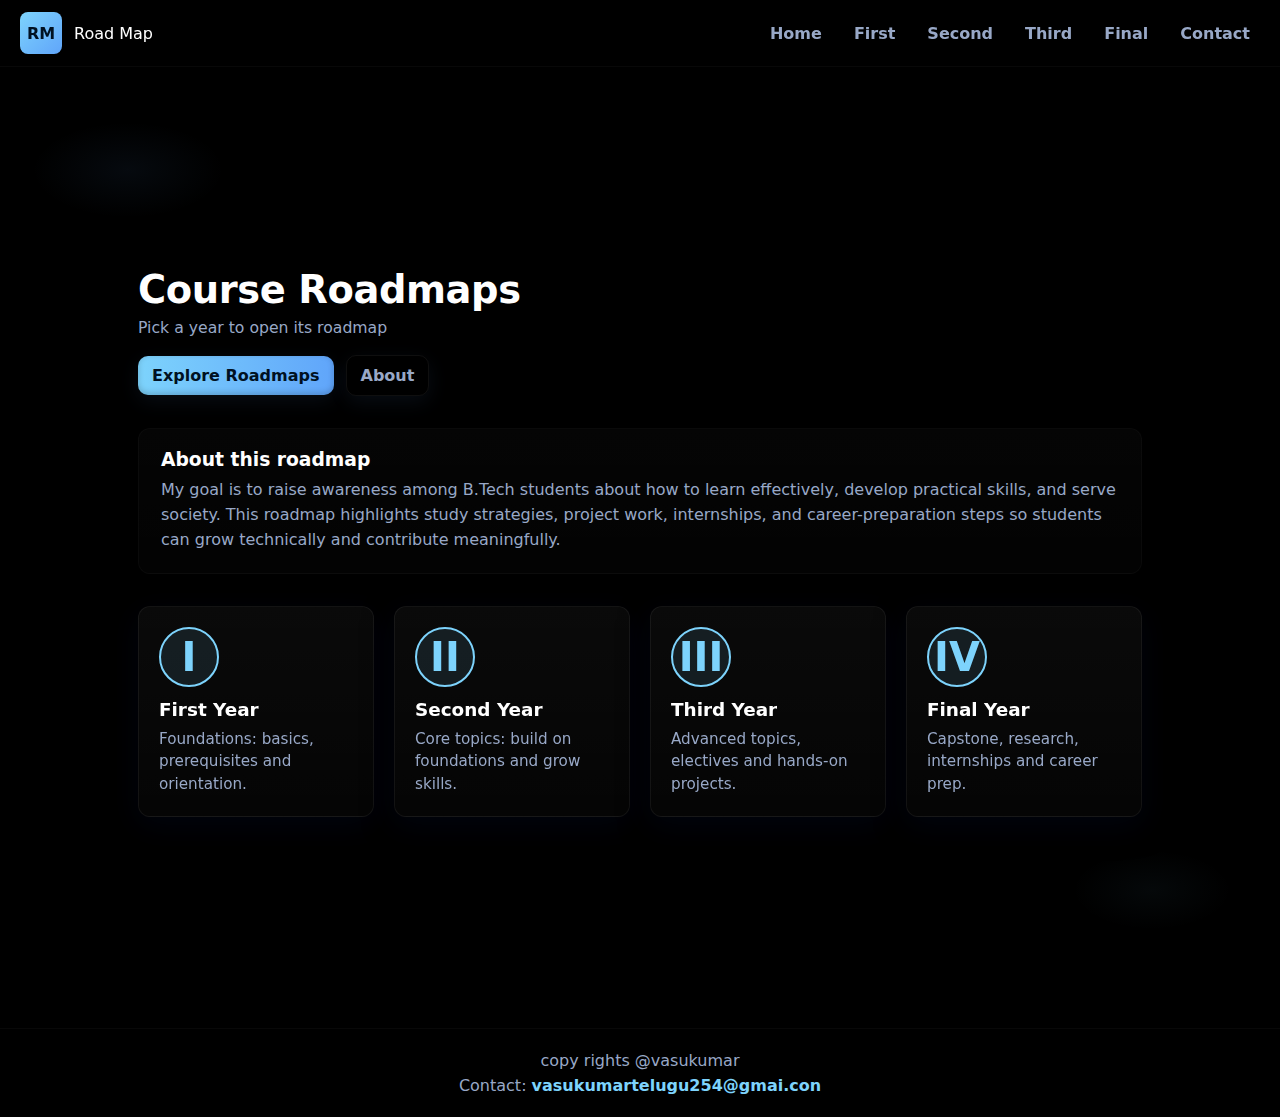
<file: index.html>
<!DOCTYPE html>
<html lang="en">
  <head>
    <meta charset="utf-8" />
    <meta name="viewport" content="width=device-width, initial-scale=1" />
    <title>Road Map</title>
    <link rel="stylesheet" href="style.css" />
  </head>
  <body>
    <nav class="site-nav" aria-label="Main navigation">
      <a class="brand" href="index.html">
        <span class="logo" aria-hidden="true">RM</span>
        <span class="brand-name">Road Map</span>
      </a>
      <button
        class="hamburger"
        aria-label="Toggle navigation menu"
        aria-expanded="false"
      >
        <span class="hamburger-line"></span>
        <span class="hamburger-line"></span>
        <span class="hamburger-line"></span>
      </button>
      <div class="nav-links" role="navigation">
        <a href="index.html">Home</a>
        <a href="firstyear.html">First</a>
        <a href="Secondyear.html">Second</a>
        <a href="thirdyear.html">Third</a>
        <a href="finalyear.html">Final</a>
        <a href="contact.html">Contact</a>
      </div>
    </nav>

    <main class="hero">
      <div class="overlay">
        <header class="site-header">
          <h1>Course Roadmaps</h1>
          <p class="subtitle">Pick a year to open its roadmap</p>
          <div class="cta-row">
            <a class="btn" href="#roadmaps">Explore Roadmaps</a>
            <a class="btn secondary" href="#about">About</a>
          </div>
        </header>

        <!-- About section: visible, full-width panel inside centered overlay -->
        <section id="about" class="about">
          <div class="about-panel">
            <h3>About this roadmap</h3>
            <p>
              My goal is to raise awareness among B.Tech students about how to
              learn effectively, develop practical skills, and serve society.
              This roadmap highlights study strategies, project work,
              internships, and career-preparation steps so students can grow
              technically and contribute meaningfully.
            </p>
          </div>
        </section>

        <section
          id="roadmaps"
          class="roadmap-grid"
          aria-label="Yearly roadmaps"
        >
          <a class="card" href="firstyear.html">
            <div class="icon roman-numeral" aria-hidden="true">I</div>
            <h2>First Year</h2>
            <p>Foundations: basics, prerequisites and orientation.</p>
          </a>

          <a class="card" href="Secondyear.html">
            <div class="icon roman-numeral" aria-hidden="true">II</div>
            <h2>Second Year</h2>
            <p>Core topics: build on foundations and grow skills.</p>
          </a>

          <a class="card" href="thirdyear.html">
            <div class="icon roman-numeral" aria-hidden="true">III</div>
            <h2>Third Year</h2>
            <p>Advanced topics, electives and hands-on projects.</p>
          </a>

          <a class="card" href="finalyear.html">
            <div class="icon roman-numeral" aria-hidden="true">IV</div>
            <h2>Final Year</h2>
            <p>Capstone, research, internships and career prep.</p>
          </a>
        </section>
      </div>
    </main>
    <footer class="site-footer" role="contentinfo">
      <div class="footer-inner">
        <div>copy rights @vasukumar</div>
        <div>
          Contact:
          <a href="mailto:vasukumartelugu254@gmai.con"
            >vasukumartelugu254@gmai.con</a
          >
        </div>
      </div>
    </footer>

    <script>
      // Hamburger menu toggle
      const hamburger = document.querySelector(".hamburger");
      const navLinks = document.querySelector(".nav-links");

      hamburger.addEventListener("click", () => {
        navLinks.classList.toggle("nav-open");
        hamburger.setAttribute(
          "aria-expanded",
          hamburger.getAttribute("aria-expanded") === "true" ? "false" : "true"
        );
      });

      // Close menu when clicking outside
      document.addEventListener("click", (e) => {
        if (!hamburger.contains(e.target) && !navLinks.contains(e.target)) {
          navLinks.classList.remove("nav-open");
          hamburger.setAttribute("aria-expanded", "false");
        }
      });

      // Close menu on escape key
      document.addEventListener("keydown", (e) => {
        if (e.key === "Escape" && navLinks.classList.contains("nav-open")) {
          navLinks.classList.remove("nav-open");
          hamburger.setAttribute("aria-expanded", "false");
        }
      });
    </script>
  </body>
</html>
</file>
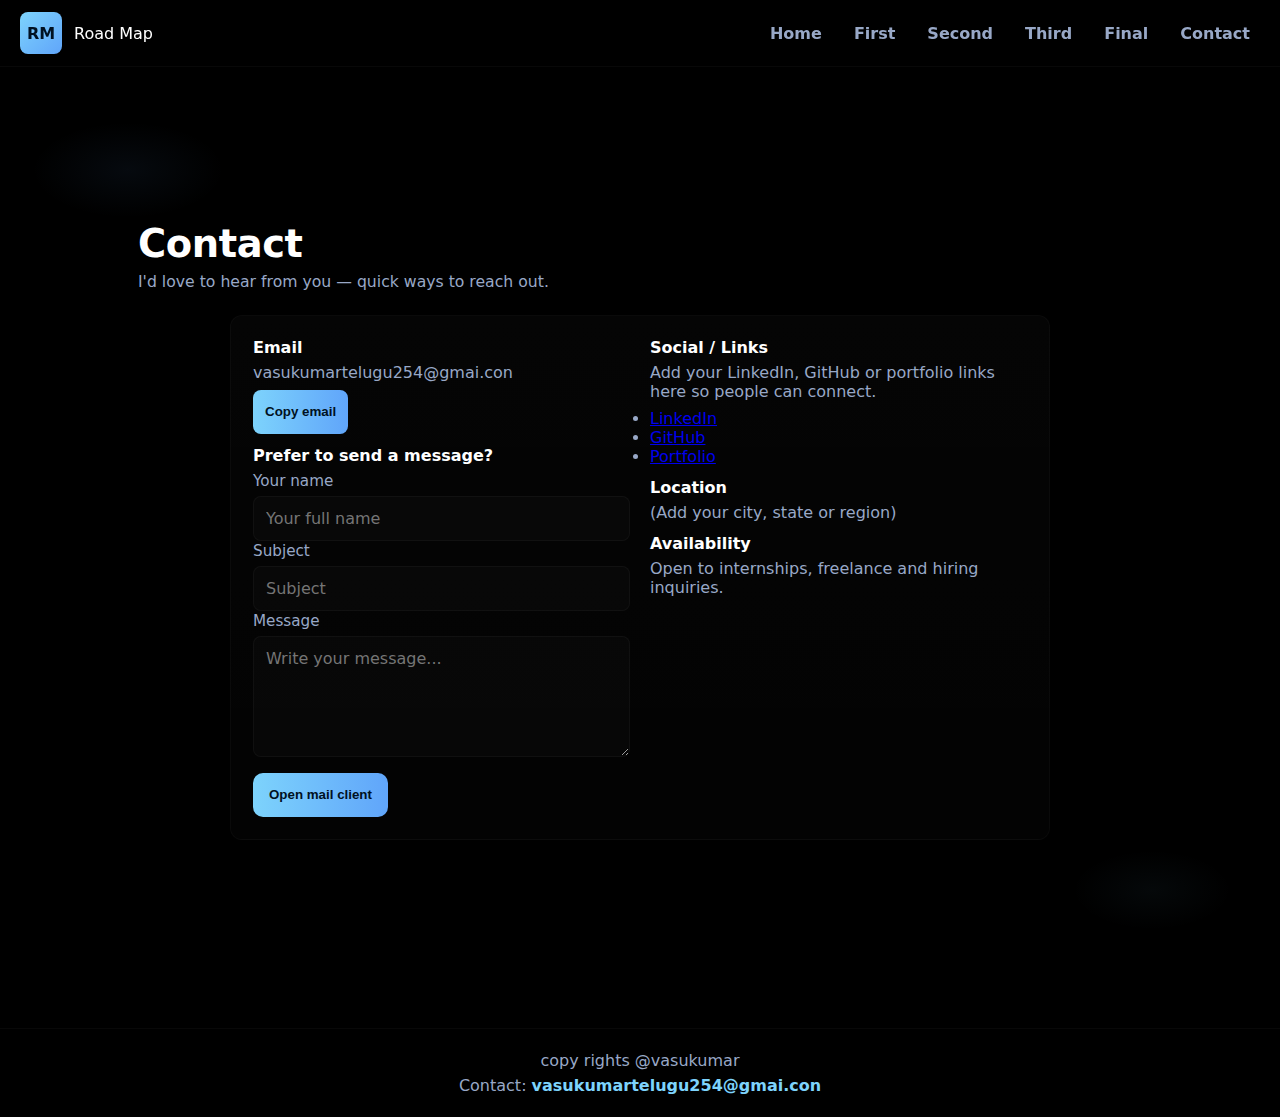
<file: contact.html>
<!DOCTYPE html>
<html lang="en">
  <head>
    <meta charset="utf-8" />
    <meta name="viewport" content="width=device-width, initial-scale=1" />
    <title>Contact — Road Map</title>
    <link rel="stylesheet" href="style.css" />
  </head>
  <body>
    <nav class="site-nav" aria-label="Main navigation">
      <a class="brand" href="index.html">
        <span class="logo" aria-hidden="true">RM</span>
        <span class="brand-name">Road Map</span>
      </a>
      <button
        class="hamburger"
        aria-label="Toggle navigation menu"
        aria-expanded="false"
      >
        <span class="hamburger-line"></span>
        <span class="hamburger-line"></span>
        <span class="hamburger-line"></span>
      </button>
      <div class="nav-links" role="navigation">
        <a href="index.html">Home</a>
        <a href="firstyear.html">First</a>
        <a href="Secondyear.html">Second</a>
        <a href="thirdyear.html">Third</a>
        <a href="finalyear.html">Final</a>
        <a href="contact.html">Contact</a>
      </div>
    </nav>

    <main class="hero">
      <div class="overlay">
        <header class="site-header">
          <h1>Contact</h1>
          <p class="subtitle">
            I'd love to hear from you — quick ways to reach out.
          </p>
        </header>

        <section class="contact-card" aria-label="Contact details">
          <div class="contact-grid">
            <div class="contact-item">
              <h4>Email</h4>
              <p id="email">vasukumartelugu254@gmai.con</p>
              <button class="copy-btn" id="copyEmail">Copy email</button>

              <h4 style="margin-top: 12px">Prefer to send a message?</h4>
              <form class="contact-form" id="contactForm">
                <label for="name">Your name</label>
                <input id="name" name="name" placeholder="Your full name" />

                <label for="subject">Subject</label>
                <input id="subject" name="subject" placeholder="Subject" />

                <label for="message">Message</label>
                <textarea
                  id="message"
                  name="message"
                  rows="5"
                  placeholder="Write your message..."
                ></textarea>

                <button type="submit">Open mail client</button>
              </form>
            </div>

            <div class="contact-item">
              <h4>Social / Links</h4>
              <p style="color: var(--muted)">
                Add your LinkedIn, GitHub or portfolio links here so people can
                connect.
              </p>
              <ul style="color: var(--muted); margin-top: 8px">
                <li>
                  <a
                    href="https://www.linkedin.com/"
                    target="_blank"
                    rel="noopener noreferrer"
                    aria-label="LinkedIn"
                    >LinkedIn</a
                  >
                </li>
                <li>
                  <a
                    href="https://github.com/"
                    target="_blank"
                    rel="noopener noreferrer"
                    aria-label="GitHub"
                    >GitHub</a
                  >
                </li>
                <li>
                  <a
                    href="https://your-portfolio.example.com/"
                    target="_blank"
                    rel="noopener noreferrer"
                    aria-label="Portfolio"
                    >Portfolio</a
                  >
                </li>
              </ul>

              <h4 style="margin-top: 12px">Location</h4>
              <p style="color: var(--muted)">
                (Add your city, state or region)
              </p>

              <h4 style="margin-top: 12px">Availability</h4>
              <p style="color: var(--muted)">
                Open to internships, freelance and hiring inquiries.
              </p>
            </div>
          </div>
        </section>
      </div>
    </main>

    <footer class="site-footer" role="contentinfo">
      <div class="footer-inner">
        <div>copy rights @vasukumar</div>
        <div>
          Contact:
          <a href="mailto:vasukumartelugu254@gmai.con"
            >vasukumartelugu254@gmai.con</a
          >
        </div>
      </div>
    </footer>

    <script>
      // Hamburger menu toggle
      const hamburger = document.querySelector(".hamburger");
      const navLinks = document.querySelector(".nav-links");

      hamburger.addEventListener("click", () => {
        navLinks.classList.toggle("nav-open");
        hamburger.setAttribute(
          "aria-expanded",
          hamburger.getAttribute("aria-expanded") === "true" ? "false" : "true"
        );
      });

      // Close menu when clicking outside
      document.addEventListener("click", (e) => {
        if (!hamburger.contains(e.target) && !navLinks.contains(e.target)) {
          navLinks.classList.remove("nav-open");
          hamburger.setAttribute("aria-expanded", "false");
        }
      });

      // Close menu on escape key
      document.addEventListener("keydown", (e) => {
        if (e.key === "Escape" && navLinks.classList.contains("nav-open")) {
          navLinks.classList.remove("nav-open");
          hamburger.setAttribute("aria-expanded", "false");
        }
      });

      // Copy email to clipboard
      document
        .getElementById("copyEmail")
        .addEventListener("click", function () {
          const email = document.getElementById("email").textContent.trim();
          navigator.clipboard.writeText(email).then(() => {
            this.textContent = "Copied ✓";
            setTimeout(() => (this.textContent = "Copy email"), 1500);
          });
        });

      // Build mailto from form and open default mail client
      document
        .getElementById("contactForm")
        .addEventListener("submit", function (e) {
          e.preventDefault();
          const name = encodeURIComponent(
            document.getElementById("name").value || ""
          );
          const subject = encodeURIComponent(
            document.getElementById("subject").value || ""
          );
          const message = encodeURIComponent(
            document.getElementById("message").value || ""
          );
          const body =
            encodeURIComponent("Name: " + name + "\n\n") + "%0D%0A" + message;
          const mailto =
            "mailto:vasukumartelugu254@gmai.con?subject=" +
            subject +
            "&body=" +
            body;
          window.location.href = mailto;
        });
    </script>
  </body>
</html>
</file>
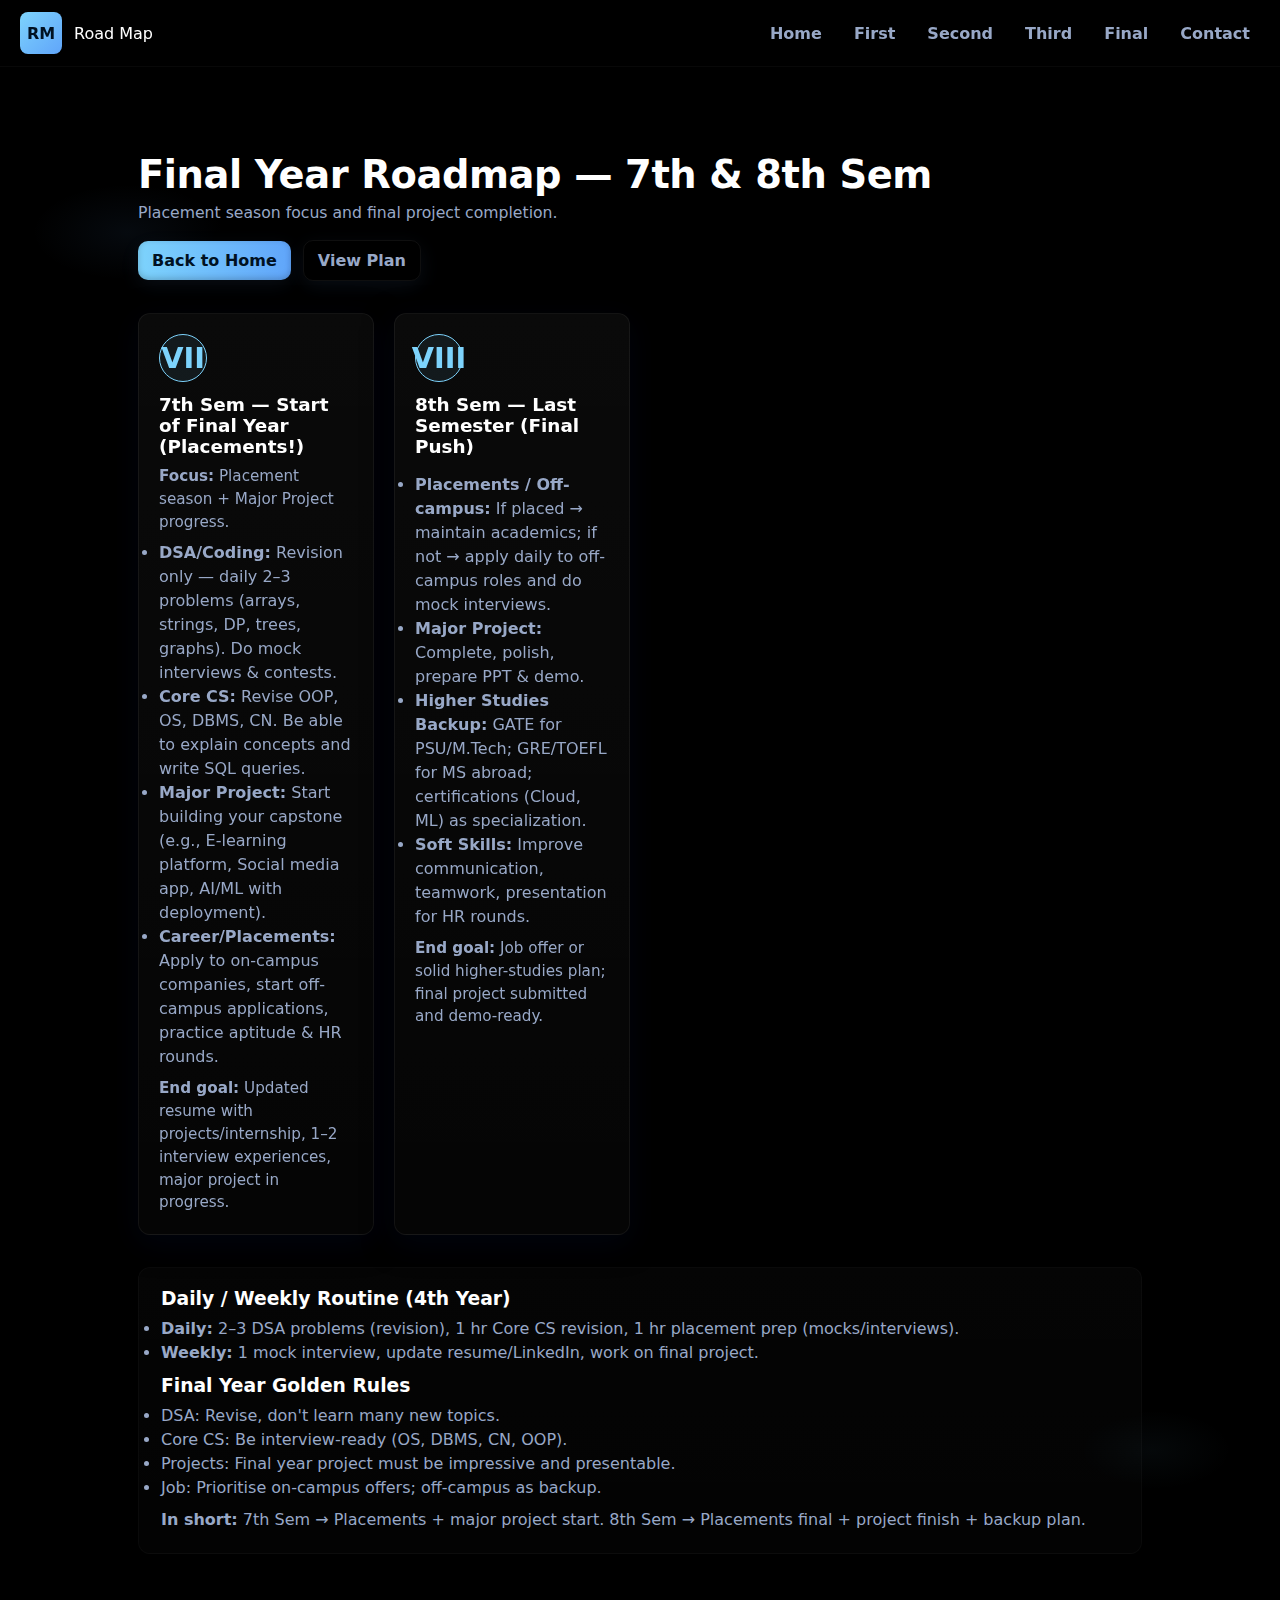
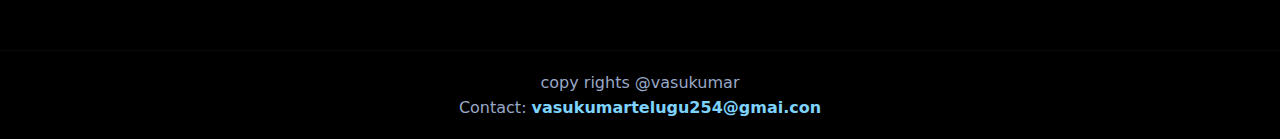
<file: finalyear.html>
<!DOCTYPE html>
<html lang="en">
  <head>
    <meta charset="utf-8" />
    <meta name="viewport" content="width=device-width, initial-scale=1" />
    <title>Final Year - 7th & 8th Sem Roadmap</title>
    <link rel="stylesheet" href="style.css" />
  </head>
  <body>
    <nav class="site-nav" aria-label="Main navigation">
      <a class="brand" href="index.html">
        <span class="logo" aria-hidden="true">RM</span>
        <span class="brand-name">Road Map</span>
      </a>
      <button
        class="hamburger"
        aria-label="Toggle navigation menu"
        aria-expanded="false"
      >
        <span class="hamburger-line"></span>
        <span class="hamburger-line"></span>
        <span class="hamburger-line"></span>
      </button>
      <div class="nav-links" role="navigation">
        <a href="index.html">Home</a>
        <a href="firstyear.html">First</a>
        <a href="Secondyear.html">Second</a>
        <a href="thirdyear.html">Third</a>
        <a href="finalyear.html">Final</a>
        <a href="contact.html">Contact</a>
      </div>
    </nav>

    <main class="hero">
      <div class="overlay">
        <header class="site-header">
          <h1>Final Year Roadmap — 7th & 8th Sem</h1>
          <p class="subtitle">
            Placement season focus and final project completion.
          </p>
          <div class="cta-row">
            <a class="btn" href="index.html">Back to Home</a>
            <a class="btn secondary" href="#plan">View Plan</a>
          </div>
        </header>

        <section
          id="plan"
          class="roadmap-grid"
          aria-label="7th and 8th semester roadmap"
        >
          <article class="card" id="sem7">
            <div class="icon roman-numeral" aria-hidden="true">VII</div>
            <h2>7th Sem — Start of Final Year (Placements!)</h2>
            <p>
              <strong>Focus:</strong> Placement season + Major Project progress.
            </p>
            <ul style="margin-top: 8px; color: var(--muted); line-height: 1.5">
              <li>
                <strong>DSA/Coding:</strong> Revision only — daily 2–3 problems
                (arrays, strings, DP, trees, graphs). Do mock interviews &
                contests.
              </li>
              <li>
                <strong>Core CS:</strong> Revise OOP, OS, DBMS, CN. Be able to
                explain concepts and write SQL queries.
              </li>
              <li>
                <strong>Major Project:</strong> Start building your capstone
                (e.g., E-learning platform, Social media app, AI/ML with
                deployment).
              </li>
              <li>
                <strong>Career/Placements:</strong> Apply to on-campus
                companies, start off-campus applications, practice aptitude & HR
                rounds.
              </li>
            </ul>
            <p style="margin-top: 8px; color: var(--muted)">
              <strong>End goal:</strong> Updated resume with
              projects/internship, 1–2 interview experiences, major project in
              progress.
            </p>
          </article>

          <article class="card" id="sem8">
            <div class="icon roman-numeral" aria-hidden="true">VIII</div>
            <h2>8th Sem — Last Semester (Final Push)</h2>
            <ul style="margin-top: 8px; color: var(--muted); line-height: 1.5">
              <li>
                <strong>Placements / Off-campus:</strong> If placed → maintain
                academics; if not → apply daily to off-campus roles and do mock
                interviews.
              </li>
              <li>
                <strong>Major Project:</strong> Complete, polish, prepare PPT &
                demo.
              </li>
              <li>
                <strong>Higher Studies Backup:</strong> GATE for PSU/M.Tech;
                GRE/TOEFL for MS abroad; certifications (Cloud, ML) as
                specialization.
              </li>
              <li>
                <strong>Soft Skills:</strong> Improve communication, teamwork,
                presentation for HR rounds.
              </li>
            </ul>
            <p style="margin-top: 8px; color: var(--muted)">
              <strong>End goal:</strong> Job offer or solid higher-studies plan;
              final project submitted and demo-ready.
            </p>
          </article>
        </section>

        <section class="about" id="routine">
          <div class="about-panel">
            <h3>Daily / Weekly Routine (4th Year)</h3>
            <ul style="margin-top: 8px; color: var(--muted); line-height: 1.5">
              <li>
                <strong>Daily:</strong> 2–3 DSA problems (revision), 1 hr Core
                CS revision, 1 hr placement prep (mocks/interviews).
              </li>
              <li>
                <strong>Weekly:</strong> 1 mock interview, update
                resume/LinkedIn, work on final project.
              </li>
            </ul>
            <h3 style="margin-top: 10px">Final Year Golden Rules</h3>
            <ul style="margin-top: 8px; color: var(--muted); line-height: 1.5">
              <li>DSA: Revise, don't learn many new topics.</li>
              <li>Core CS: Be interview-ready (OS, DBMS, CN, OOP).</li>
              <li>
                Projects: Final year project must be impressive and presentable.
              </li>
              <li>Job: Prioritise on-campus offers; off-campus as backup.</li>
            </ul>
            <p style="margin-top: 8px; color: var(--muted)">
              <strong>In short:</strong> 7th Sem → Placements + major project
              start. 8th Sem → Placements final + project finish + backup plan.
            </p>
          </div>
        </section>
      </div>
    </main>
    <footer class="site-footer" role="contentinfo">
      <div class="footer-inner">
        <div>copy rights @vasukumar</div>
        <div>
          Contact:
          <a href="mailto:vasukumartelugu254@gmai.con"
            >vasukumartelugu254@gmai.con</a
          >
        </div>
      </div>
    </footer>

    <script>
      // Hamburger menu toggle
      const hamburger = document.querySelector(".hamburger");
      const navLinks = document.querySelector(".nav-links");

      hamburger.addEventListener("click", () => {
        navLinks.classList.toggle("nav-open");
        hamburger.setAttribute(
          "aria-expanded",
          hamburger.getAttribute("aria-expanded") === "true" ? "false" : "true"
        );
      });

      // Close menu when clicking outside
      document.addEventListener("click", (e) => {
        if (!hamburger.contains(e.target) && !navLinks.contains(e.target)) {
          navLinks.classList.remove("nav-open");
          hamburger.setAttribute("aria-expanded", "false");
        }
      });

      // Close menu on escape key
      document.addEventListener("keydown", (e) => {
        if (e.key === "Escape" && navLinks.classList.contains("nav-open")) {
          navLinks.classList.remove("nav-open");
          hamburger.setAttribute("aria-expanded", "false");
        }
      });
    </script>
  </body>
</html>
</file>
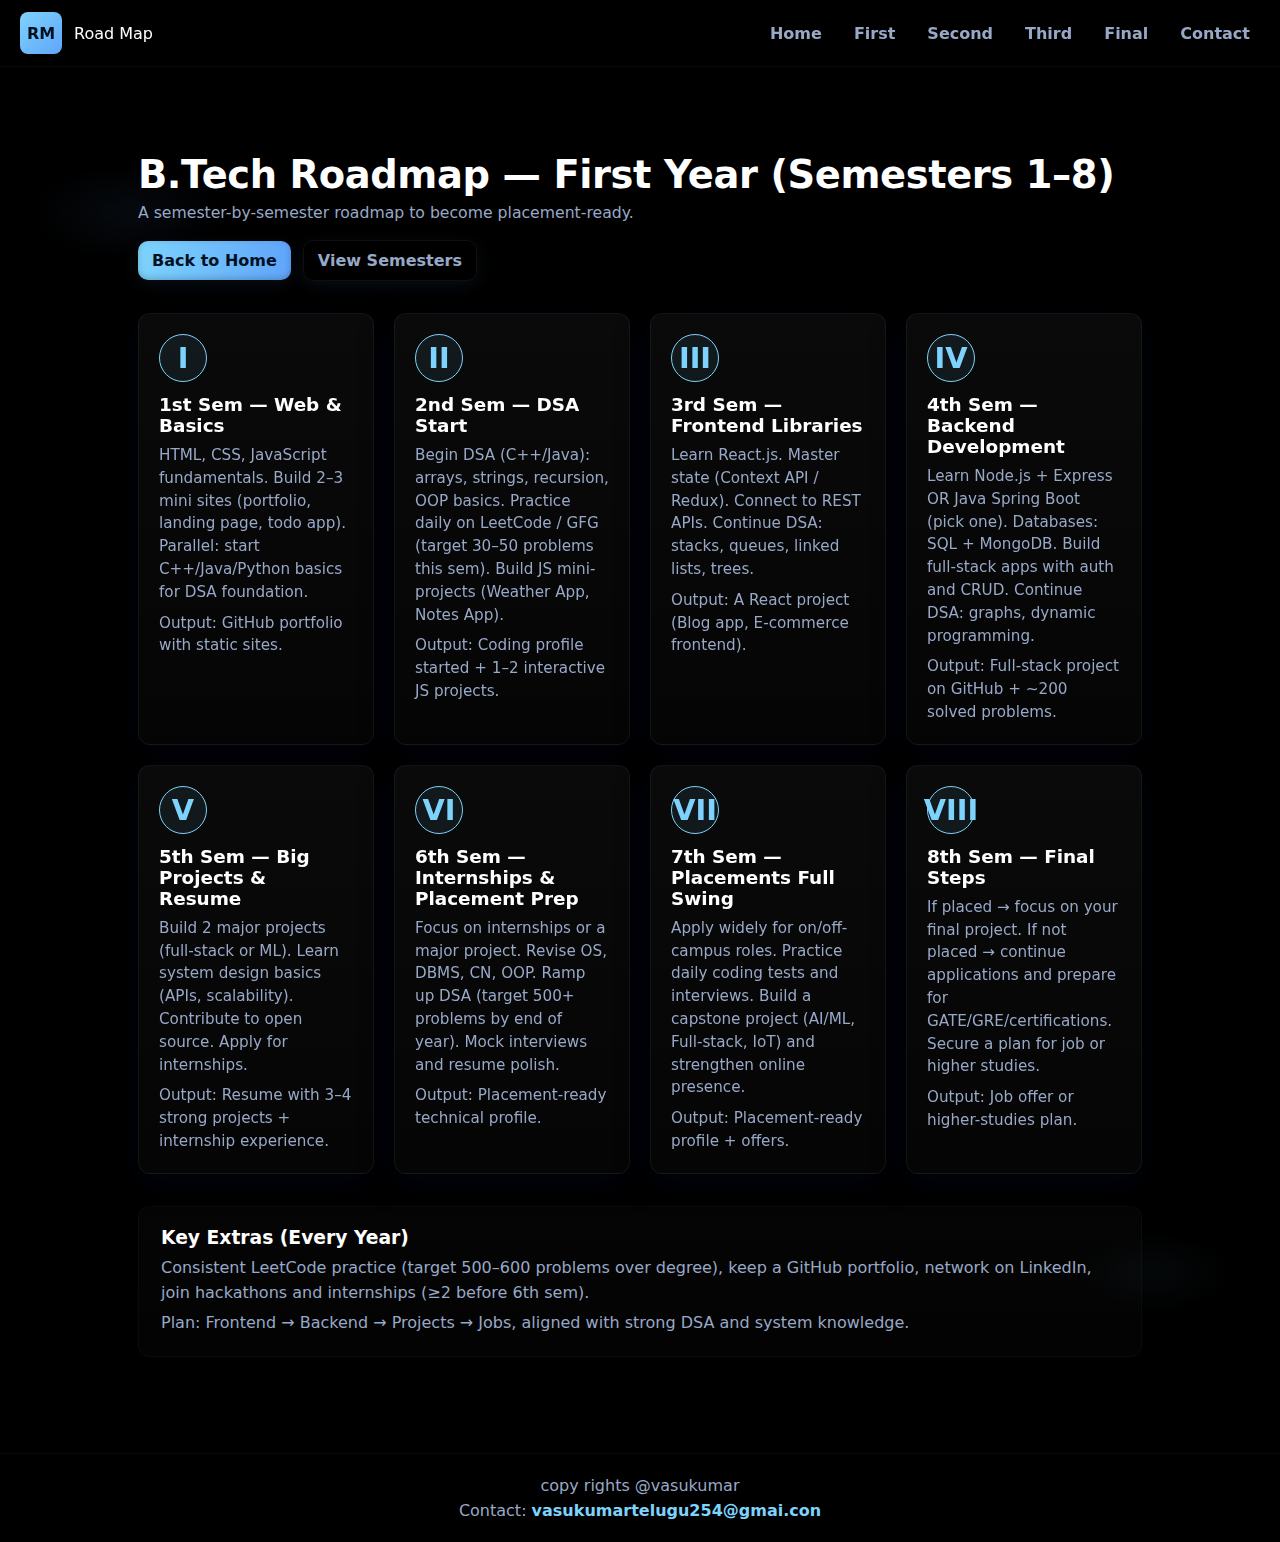
<file: firstyear.html>
<!DOCTYPE html>
<html lang="en">
  <head>
    <meta charset="utf-8" />
    <meta name="viewport" content="width=device-width, initial-scale=1" />
    <title>First Year - B.Tech Roadmap</title>
    <link rel="stylesheet" href="style.css" />
  </head>
  <body>
    <nav class="site-nav" aria-label="Main navigation">
      <a class="brand" href="index.html">
        <span class="logo" aria-hidden="true">RM</span>
        <span class="brand-name">Road Map</span>
      </a>
      <button
        class="hamburger"
        aria-label="Toggle navigation menu"
        aria-expanded="false"
      >
        <span class="hamburger-line"></span>
        <span class="hamburger-line"></span>
        <span class="hamburger-line"></span>
      </button>
      <div class="nav-links" role="navigation">
        <a href="index.html">Home</a>
        <a href="firstyear.html">First</a>
        <a href="Secondyear.html">Second</a>
        <a href="thirdyear.html">Third</a>
        <a href="finalyear.html">Final</a>
        <a href="contact.html">Contact</a>
      </div>
    </nav>

    <main class="hero">
      <div class="overlay">
        <header class="site-header">
          <h1>B.Tech Roadmap — First Year (Semesters 1–8)</h1>
          <p class="subtitle">
            A semester-by-semester roadmap to become placement-ready.
          </p>
          <div class="cta-row">
            <a class="btn" href="index.html">Back to Home</a>
            <a class="btn secondary" href="#semesters">View Semesters</a>
          </div>
        </header>

        <section
          id="semesters"
          class="roadmap-grid"
          aria-label="Semesters 1 to 8"
        >
          <article class="card" id="sem1">
            <div class="icon roman-numeral" aria-hidden="true">I</div>
            <h2>1st Sem — Web & Basics</h2>
            <p>
              HTML, CSS, JavaScript fundamentals. Build 2–3 mini sites
              (portfolio, landing page, todo app). Parallel: start
              C++/Java/Python basics for DSA foundation.
            </p>
            <p style="margin-top: 8px; color: var(--muted)">
              Output: GitHub portfolio with static sites.
            </p>
          </article>

          <article class="card" id="sem2">
            <div class="icon roman-numeral" aria-hidden="true">II</div>
            <h2>2nd Sem — DSA Start</h2>
            <p>
              Begin DSA (C++/Java): arrays, strings, recursion, OOP basics.
              Practice daily on LeetCode / GFG (target 30–50 problems this sem).
              Build JS mini-projects (Weather App, Notes App).
            </p>
            <p style="margin-top: 8px; color: var(--muted)">
              Output: Coding profile started + 1–2 interactive JS projects.
            </p>
          </article>

          <article class="card" id="sem3">
            <div class="icon roman-numeral" aria-hidden="true">III</div>
            <h2>3rd Sem — Frontend Libraries</h2>
            <p>
              Learn React.js. Master state (Context API / Redux). Connect to
              REST APIs. Continue DSA: stacks, queues, linked lists, trees.
            </p>
            <p style="margin-top: 8px; color: var(--muted)">
              Output: A React project (Blog app, E‑commerce frontend).
            </p>
          </article>

          <article class="card" id="sem4">
            <div class="icon roman-numeral" aria-hidden="true">IV</div>
            <h2>4th Sem — Backend Development</h2>
            <p>
              Learn Node.js + Express OR Java Spring Boot (pick one). Databases:
              SQL + MongoDB. Build full-stack apps with auth and CRUD. Continue
              DSA: graphs, dynamic programming.
            </p>
            <p style="margin-top: 8px; color: var(--muted)">
              Output: Full-stack project on GitHub + ~200 solved problems.
            </p>
          </article>

          <article class="card" id="sem5">
            <div class="icon roman-numeral" aria-hidden="true">V</div>
            <h2>5th Sem — Big Projects & Resume</h2>
            <p>
              Build 2 major projects (full-stack or ML). Learn system design
              basics (APIs, scalability). Contribute to open source. Apply for
              internships.
            </p>
            <p style="margin-top: 8px; color: var(--muted)">
              Output: Resume with 3–4 strong projects + internship experience.
            </p>
          </article>

          <article class="card" id="sem6">
            <div class="icon roman-numeral" aria-hidden="true">VI</div>
            <h2>6th Sem — Internships & Placement Prep</h2>
            <p>
              Focus on internships or a major project. Revise OS, DBMS, CN, OOP.
              Ramp up DSA (target 500+ problems by end of year). Mock interviews
              and resume polish.
            </p>
            <p style="margin-top: 8px; color: var(--muted)">
              Output: Placement-ready technical profile.
            </p>
          </article>

          <article class="card" id="sem7">
            <div class="icon roman-numeral" aria-hidden="true">VII</div>
            <h2>7th Sem — Placements Full Swing</h2>
            <p>
              Apply widely for on/off-campus roles. Practice daily coding tests
              and interviews. Build a capstone project (AI/ML, Full-stack, IoT)
              and strengthen online presence.
            </p>
            <p style="margin-top: 8px; color: var(--muted)">
              Output: Placement-ready profile + offers.
            </p>
          </article>

          <article class="card" id="sem8">
            <div class="icon roman-numeral" aria-hidden="true">VIII</div>
            <h2>8th Sem — Final Steps</h2>
            <p>
              If placed → focus on your final project. If not placed → continue
              applications and prepare for GATE/GRE/certifications. Secure a
              plan for job or higher studies.
            </p>
            <p style="margin-top: 8px; color: var(--muted)">
              Output: Job offer or higher-studies plan.
            </p>
          </article>
        </section>

        <section class="about" id="about">
          <div class="about-panel">
            <h3>Key Extras (Every Year)</h3>
            <p>
              Consistent LeetCode practice (target 500–600 problems over
              degree), keep a GitHub portfolio, network on LinkedIn, join
              hackathons and internships (≥2 before 6th sem).
            </p>
            <p style="margin-top: 6px; color: var(--muted)">
              Plan: Frontend → Backend → Projects → Jobs, aligned with strong
              DSA and system knowledge.
            </p>
          </div>
        </section>
      </div>
    </main>
    <footer class="site-footer" role="contentinfo">
      <div class="footer-inner">
        <div>copy rights @vasukumar</div>
        <div>
          Contact:
          <a href="mailto:vasukumartelugu254@gmai.con"
            >vasukumartelugu254@gmai.con</a
          >
        </div>
      </div>
    </footer>

    <script>
      // Hamburger menu toggle
      const hamburger = document.querySelector(".hamburger");
      const navLinks = document.querySelector(".nav-links");

      hamburger.addEventListener("click", () => {
        navLinks.classList.toggle("nav-open");
        hamburger.setAttribute(
          "aria-expanded",
          hamburger.getAttribute("aria-expanded") === "true" ? "false" : "true"
        );
      });

      // Close menu when clicking outside
      document.addEventListener("click", (e) => {
        if (!hamburger.contains(e.target) && !navLinks.contains(e.target)) {
          navLinks.classList.remove("nav-open");
          hamburger.setAttribute("aria-expanded", "false");
        }
      });

      // Close menu on escape key
      document.addEventListener("keydown", (e) => {
        if (e.key === "Escape" && navLinks.classList.contains("nav-open")) {
          navLinks.classList.remove("nav-open");
          hamburger.setAttribute("aria-expanded", "false");
        }
      });
    </script>
  </body>
</html>
</file>
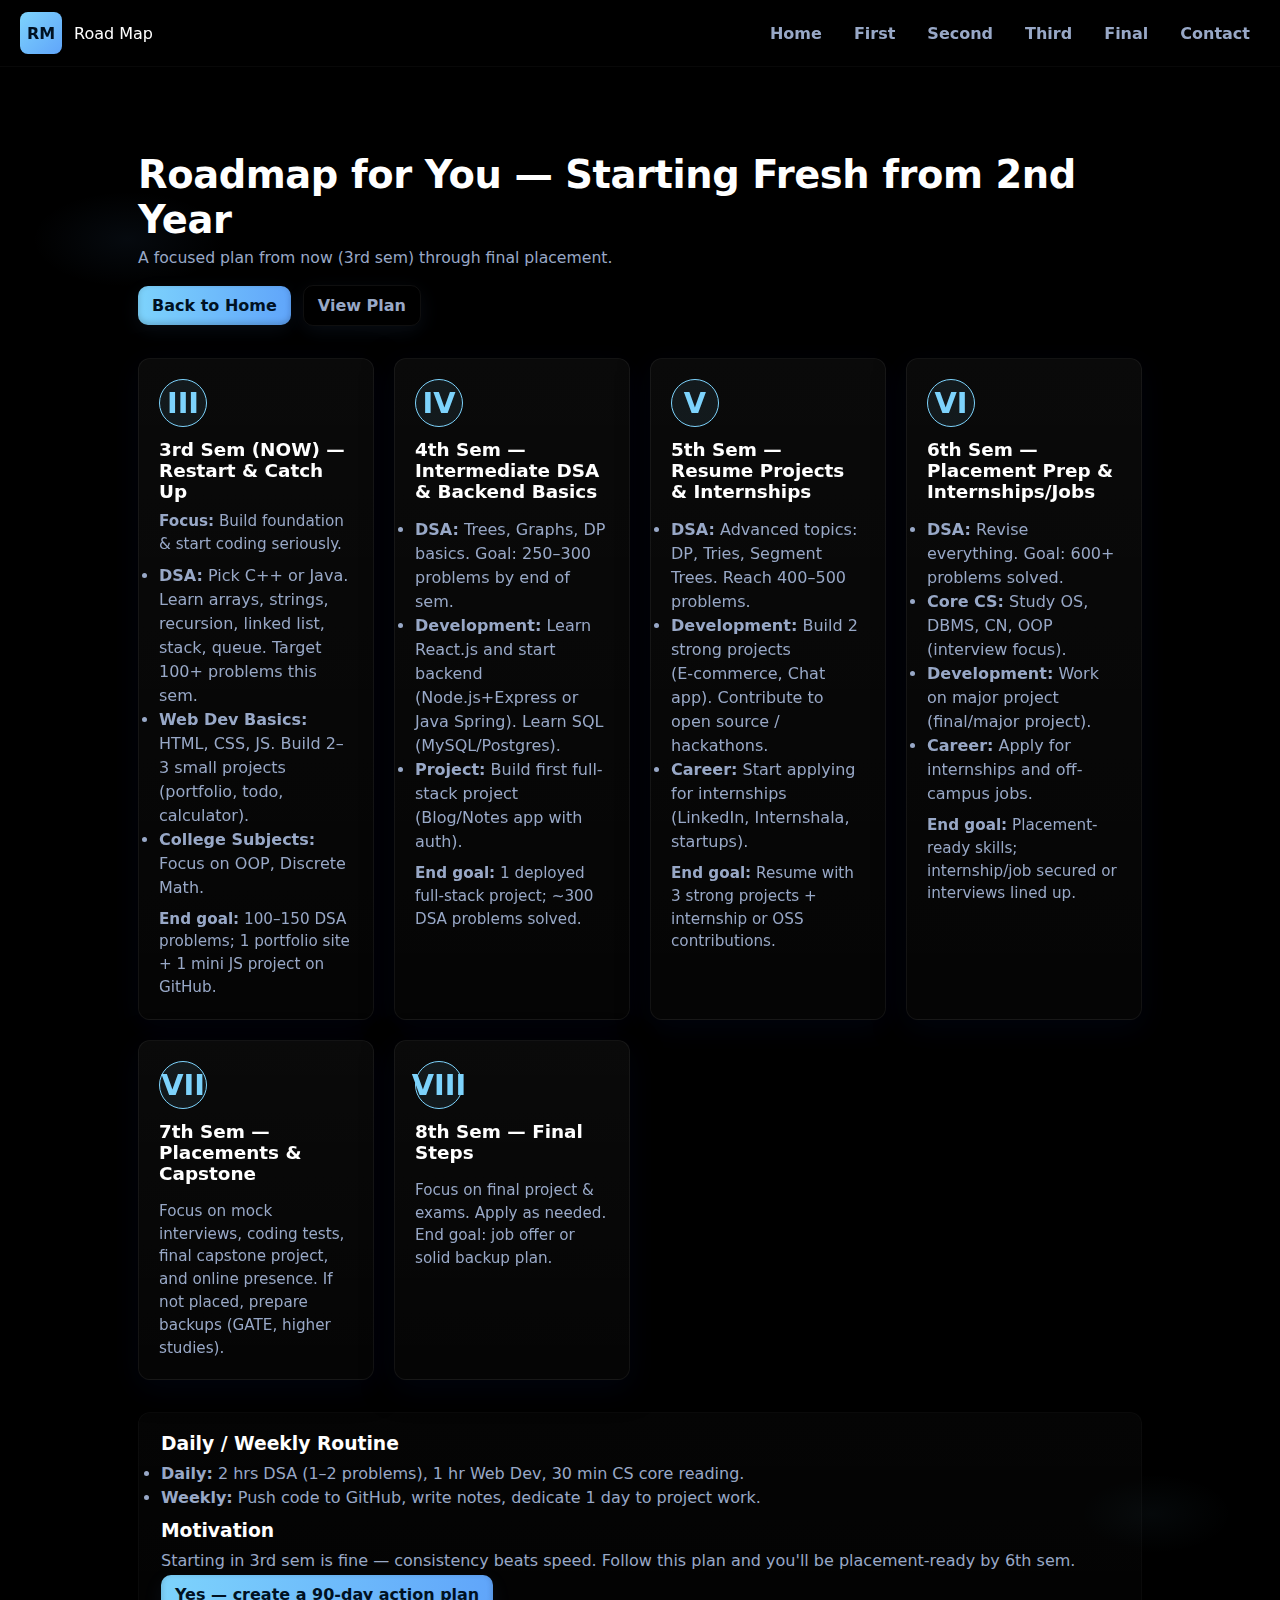
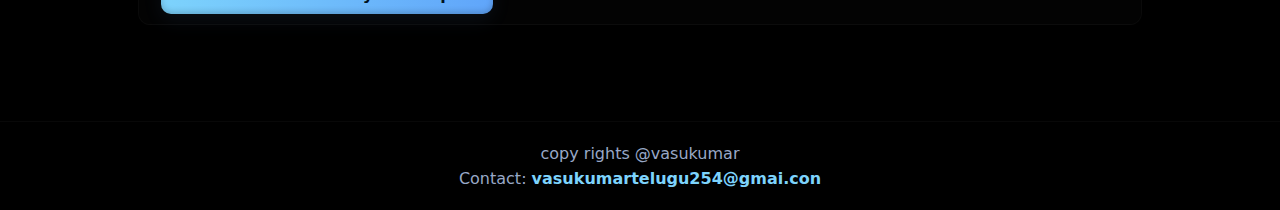
<file: Secondyear.html>
<!DOCTYPE html>
<html lang="en">
  <head>
    <meta charset="utf-8" />
    <meta name="viewport" content="width=device-width, initial-scale=1" />
    <title>Second Year - Restart Roadmap</title>
    <link rel="stylesheet" href="style.css" />
  </head>
  <body>
    <nav class="site-nav" aria-label="Main navigation">
      <a class="brand" href="index.html">
        <span class="logo" aria-hidden="true">RM</span>
        <span class="brand-name">Road Map</span>
      </a>
      <button
        class="hamburger"
        aria-label="Toggle navigation menu"
        aria-expanded="false"
      >
        <span class="hamburger-line"></span>
        <span class="hamburger-line"></span>
        <span class="hamburger-line"></span>
      </button>
      <div class="nav-links" role="navigation">
        <a href="index.html">Home</a>
        <a href="firstyear.html">First</a>
        <a href="Secondyear.html">Second</a>
        <a href="thirdyear.html">Third</a>
        <a href="finalyear.html">Final</a>
        <a href="contact.html">Contact</a>
      </div>
    </nav>

    <main class="hero">
      <div class="overlay">
        <header class="site-header">
          <h1>Roadmap for You — Starting Fresh from 2nd Year</h1>
          <p class="subtitle">
            A focused plan from now (3rd sem) through final placement.
          </p>
          <div class="cta-row">
            <a class="btn" href="index.html">Back to Home</a>
            <a class="btn secondary" href="#plan">View Plan</a>
          </div>
        </header>

        <section
          id="plan"
          class="roadmap-grid"
          aria-label="Second year restart roadmap"
        >
          <article class="card" id="sem3">
            <div class="icon roman-numeral" aria-hidden="true">III</div>
            <h2>3rd Sem (NOW) — Restart & Catch Up</h2>
            <p>
              <strong>Focus:</strong> Build foundation & start coding seriously.
            </p>
            <ul style="margin-top: 8px; color: var(--muted); line-height: 1.5">
              <li>
                <strong>DSA:</strong> Pick C++ or Java. Learn arrays, strings,
                recursion, linked list, stack, queue. Target 100+ problems this
                sem.
              </li>
              <li>
                <strong>Web Dev Basics:</strong> HTML, CSS, JS. Build 2–3 small
                projects (portfolio, todo, calculator).
              </li>
              <li>
                <strong>College Subjects:</strong> Focus on OOP, Discrete Math.
              </li>
            </ul>
            <p style="margin-top: 8px; color: var(--muted)">
              <strong>End goal:</strong> 100–150 DSA problems; 1 portfolio site
              + 1 mini JS project on GitHub.
            </p>
          </article>

          <article class="card" id="sem4">
            <div class="icon roman-numeral" aria-hidden="true">IV</div>
            <h2>4th Sem — Intermediate DSA & Backend Basics</h2>
            <ul style="margin-top: 8px; color: var(--muted); line-height: 1.5">
              <li>
                <strong>DSA:</strong> Trees, Graphs, DP basics. Goal: 250–300
                problems by end of sem.
              </li>
              <li>
                <strong>Development:</strong> Learn React.js and start backend
                (Node.js+Express or Java Spring). Learn SQL (MySQL/Postgres).
              </li>
              <li>
                <strong>Project:</strong> Build first full-stack project
                (Blog/Notes app with auth).
              </li>
            </ul>
            <p style="margin-top: 8px; color: var(--muted)">
              <strong>End goal:</strong> 1 deployed full-stack project; ~300 DSA
              problems solved.
            </p>
          </article>

          <article class="card" id="sem5">
            <div class="icon roman-numeral" aria-hidden="true">V</div>
            <h2>5th Sem — Resume Projects & Internships</h2>
            <ul style="margin-top: 8px; color: var(--muted); line-height: 1.5">
              <li>
                <strong>DSA:</strong> Advanced topics: DP, Tries, Segment Trees.
                Reach 400–500 problems.
              </li>
              <li>
                <strong>Development:</strong> Build 2 strong projects
                (E‑commerce, Chat app). Contribute to open source / hackathons.
              </li>
              <li>
                <strong>Career:</strong> Start applying for internships
                (LinkedIn, Internshala, startups).
              </li>
            </ul>
            <p style="margin-top: 8px; color: var(--muted)">
              <strong>End goal:</strong> Resume with 3 strong projects +
              internship or OSS contributions.
            </p>
          </article>

          <article class="card" id="sem6">
            <div class="icon roman-numeral" aria-hidden="true">VI</div>
            <h2>6th Sem — Placement Prep & Internships/Jobs</h2>
            <ul style="margin-top: 8px; color: var(--muted); line-height: 1.5">
              <li>
                <strong>DSA:</strong> Revise everything. Goal: 600+ problems
                solved.
              </li>
              <li>
                <strong>Core CS:</strong> Study OS, DBMS, CN, OOP (interview
                focus).
              </li>
              <li>
                <strong>Development:</strong> Work on major project (final/major
                project).
              </li>
              <li>
                <strong>Career:</strong> Apply for internships and off-campus
                jobs.
              </li>
            </ul>
            <p style="margin-top: 8px; color: var(--muted)">
              <strong>End goal:</strong> Placement-ready skills; internship/job
              secured or interviews lined up.
            </p>
          </article>

          <article class="card" id="sem7">
            <div class="icon roman-numeral" aria-hidden="true">VII</div>
            <h2>7th Sem — Placements & Capstone</h2>
            <p style="margin-top: 8px; color: var(--muted); line-height: 1.5">
              Focus on mock interviews, coding tests, final capstone project,
              and online presence. If not placed, prepare backups (GATE, higher
              studies).
            </p>
          </article>

          <article class="card" id="sem8">
            <div class="icon roman-numeral" aria-hidden="true">VIII</div>
            <h2>8th Sem — Final Steps</h2>
            <p style="margin-top: 8px; color: var(--muted); line-height: 1.5">
              Focus on final project & exams. Apply as needed. End goal: job
              offer or solid backup plan.
            </p>
          </article>
        </section>

        <section class="about" id="extras">
          <div class="about-panel">
            <h3>Daily / Weekly Routine</h3>
            <ul style="margin-top: 8px; color: var(--muted); line-height: 1.5">
              <li>
                <strong>Daily:</strong> 2 hrs DSA (1–2 problems), 1 hr Web Dev,
                30 min CS core reading.
              </li>
              <li>
                <strong>Weekly:</strong> Push code to GitHub, write notes,
                dedicate 1 day to project work.
              </li>
            </ul>
            <h3 style="margin-top: 10px">Motivation</h3>
            <p style="color: var(--muted); line-height: 1.5">
              Starting in 3rd sem is fine — consistency beats speed. Follow this
              plan and you'll be placement-ready by 6th sem.
            </p>
            <div style="margin-top: 12px">
              <a class="btn" href="#" id="cta-90"
                >Yes — create a 90-day action plan</a
              >
            </div>
          </div>
        </section>
      </div>
    </main>
    <footer class="site-footer" role="contentinfo">
      <div class="footer-inner">
        <div>copy rights @vasukumar</div>
        <div>
          Contact:
          <a href="mailto:vasukumartelugu254@gmai.con"
            >vasukumartelugu254@gmai.con</a
          >
        </div>
      </div>
    </footer>

    <script>
      // Hamburger menu toggle
      const hamburger = document.querySelector(".hamburger");
      const navLinks = document.querySelector(".nav-links");

      hamburger.addEventListener("click", () => {
        navLinks.classList.toggle("nav-open");
        hamburger.setAttribute(
          "aria-expanded",
          hamburger.getAttribute("aria-expanded") === "true" ? "false" : "true"
        );
      });

      // Close menu when clicking outside
      document.addEventListener("click", (e) => {
        if (!hamburger.contains(e.target) && !navLinks.contains(e.target)) {
          navLinks.classList.remove("nav-open");
          hamburger.setAttribute("aria-expanded", "false");
        }
      });

      // Close menu on escape key
      document.addEventListener("keydown", (e) => {
        if (e.key === "Escape" && navLinks.classList.contains("nav-open")) {
          navLinks.classList.remove("nav-open");
          hamburger.setAttribute("aria-expanded", "false");
        }
      });
    </script>
  </body>
</html>
</file>
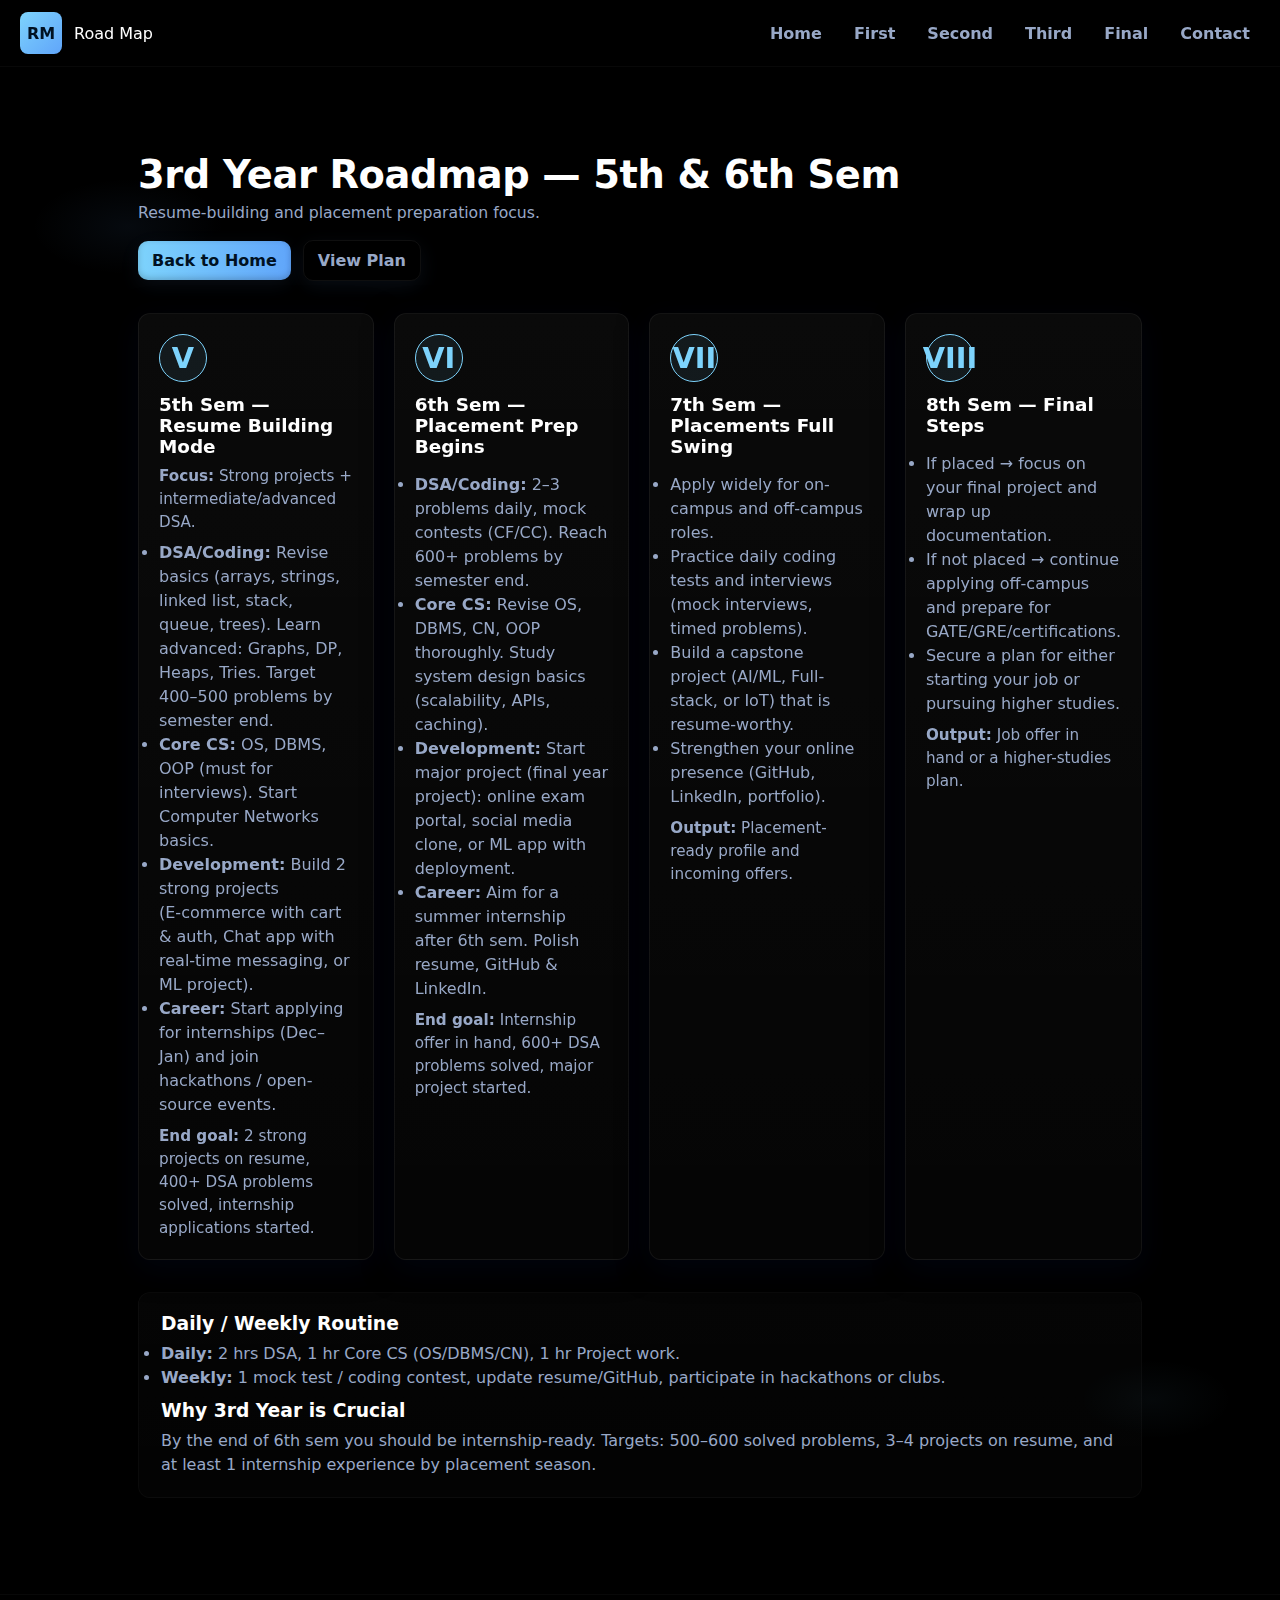
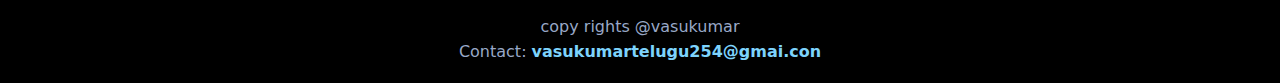
<file: thirdyear.html>
<!DOCTYPE html>
<html lang="en">
  <head>
    <meta charset="utf-8" />
    <meta name="viewport" content="width=device-width, initial-scale=1" />
    <title>Third Year - 5th & 6th Sem Roadmap</title>
    <link rel="stylesheet" href="style.css" />
  </head>
  <body>
    <nav class="site-nav" aria-label="Main navigation">
      <a class="brand" href="index.html">
        <span class="logo" aria-hidden="true">RM</span>
        <span class="brand-name">Road Map</span>
      </a>
      <button
        class="hamburger"
        aria-label="Toggle navigation menu"
        aria-expanded="false"
      >
        <span class="hamburger-line"></span>
        <span class="hamburger-line"></span>
        <span class="hamburger-line"></span>
      </button>
      <div class="nav-links" role="navigation">
        <a href="index.html">Home</a>
        <a href="firstyear.html">First</a>
        <a href="Secondyear.html">Second</a>
        <a href="thirdyear.html">Third</a>
        <a href="finalyear.html">Final</a>
        <a href="contact.html">Contact</a>
      </div>
    </nav>

    <main class="hero">
      <div class="overlay">
        <header class="site-header">
          <h1>3rd Year Roadmap — 5th & 6th Sem</h1>
          <p class="subtitle">
            Resume-building and placement preparation focus.
          </p>
          <div class="cta-row">
            <a class="btn" href="index.html">Back to Home</a>
            <a class="btn secondary" href="#plan">View Plan</a>
          </div>
        </header>

        <section
          id="plan"
          class="roadmap-grid"
          aria-label="5th and 6th semester roadmap"
        >
          <article class="card" id="sem5">
            <div class="icon roman-numeral" aria-hidden="true">V</div>
            <h2>5th Sem — Resume Building Mode</h2>
            <p>
              <strong>Focus:</strong> Strong projects + intermediate/advanced
              DSA.
            </p>
            <ul style="margin-top: 8px; color: var(--muted); line-height: 1.5">
              <li>
                <strong>DSA/Coding:</strong> Revise basics (arrays, strings,
                linked list, stack, queue, trees). Learn advanced: Graphs, DP,
                Heaps, Tries. Target 400–500 problems by semester end.
              </li>
              <li>
                <strong>Core CS:</strong> OS, DBMS, OOP (must for interviews).
                Start Computer Networks basics.
              </li>
              <li>
                <strong>Development:</strong> Build 2 strong projects
                (E‑commerce with cart & auth, Chat app with real-time messaging,
                or ML project).
              </li>
              <li>
                <strong>Career:</strong> Start applying for internships
                (Dec–Jan) and join hackathons / open-source events.
              </li>
            </ul>
            <p style="margin-top: 8px; color: var(--muted)">
              <strong>End goal:</strong> 2 strong projects on resume, 400+ DSA
              problems solved, internship applications started.
            </p>
          </article>

          <article class="card" id="sem6">
            <div class="icon roman-numeral" aria-hidden="true">VI</div>
            <h2>6th Sem — Placement Prep Begins</h2>
            <ul style="margin-top: 8px; color: var(--muted); line-height: 1.5">
              <li>
                <strong>DSA/Coding:</strong> 2–3 problems daily, mock contests
                (CF/CC). Reach 600+ problems by semester end.
              </li>
              <li>
                <strong>Core CS:</strong> Revise OS, DBMS, CN, OOP thoroughly.
                Study system design basics (scalability, APIs, caching).
              </li>
              <li>
                <strong>Development:</strong> Start major project (final year
                project): online exam portal, social media clone, or ML app with
                deployment.
              </li>
              <li>
                <strong>Career:</strong> Aim for a summer internship after 6th
                sem. Polish resume, GitHub & LinkedIn.
              </li>
            </ul>
            <p style="margin-top: 8px; color: var(--muted)">
              <strong>End goal:</strong> Internship offer in hand, 600+ DSA
              problems solved, major project started.
            </p>
          </article>

          <article class="card" id="sem7">
            <div class="icon roman-numeral" aria-hidden="true">VII</div>
            <h2>7th Sem — Placements Full Swing</h2>
            <ul style="margin-top: 8px; color: var(--muted); line-height: 1.5">
              <li>Apply widely for on-campus and off-campus roles.</li>
              <li>
                Practice daily coding tests and interviews (mock interviews,
                timed problems).
              </li>
              <li>
                Build a capstone project (AI/ML, Full-stack, or IoT) that is
                resume-worthy.
              </li>
              <li>
                Strengthen your online presence (GitHub, LinkedIn, portfolio).
              </li>
            </ul>
            <p style="margin-top: 8px; color: var(--muted)">
              <strong>Output:</strong> Placement-ready profile and incoming
              offers.
            </p>
          </article>

          <article class="card" id="sem8">
            <div class="icon roman-numeral" aria-hidden="true">VIII</div>
            <h2>8th Sem — Final Steps</h2>
            <ul style="margin-top: 8px; color: var(--muted); line-height: 1.5">
              <li>
                If placed → focus on your final project and wrap up
                documentation.
              </li>
              <li>
                If not placed → continue applying off-campus and prepare for
                GATE/GRE/certifications.
              </li>
              <li>
                Secure a plan for either starting your job or pursuing higher
                studies.
              </li>
            </ul>
            <p style="margin-top: 8px; color: var(--muted)">
              <strong>Output:</strong> Job offer in hand or a higher-studies
              plan.
            </p>
          </article>
        </section>

        <section class="about" id="routine">
          <div class="about-panel">
            <h3>Daily / Weekly Routine</h3>
            <ul style="margin-top: 8px; color: var(--muted); line-height: 1.5">
              <li>
                <strong>Daily:</strong> 2 hrs DSA, 1 hr Core CS (OS/DBMS/CN), 1
                hr Project work.
              </li>
              <li>
                <strong>Weekly:</strong> 1 mock test / coding contest, update
                resume/GitHub, participate in hackathons or clubs.
              </li>
            </ul>
            <h3 style="margin-top: 10px">Why 3rd Year is Crucial</h3>
            <p style="color: var(--muted); line-height: 1.5">
              By the end of 6th sem you should be internship-ready. Targets:
              500–600 solved problems, 3–4 projects on resume, and at least 1
              internship experience by placement season.
            </p>
          </div>
        </section>
      </div>
    </main>
    <footer class="site-footer" role="contentinfo">
      <div class="footer-inner">
        <div>copy rights @vasukumar</div>
        <div>
          Contact:
          <a href="mailto:vasukumartelugu254@gmai.con"
            >vasukumartelugu254@gmai.con</a
          >
        </div>
      </div>
    </footer>

    <script>
      // Hamburger menu toggle
      const hamburger = document.querySelector(".hamburger");
      const navLinks = document.querySelector(".nav-links");

      hamburger.addEventListener("click", () => {
        navLinks.classList.toggle("nav-open");
        hamburger.setAttribute(
          "aria-expanded",
          hamburger.getAttribute("aria-expanded") === "true" ? "false" : "true"
        );
      });

      // Close menu when clicking outside
      document.addEventListener("click", (e) => {
        if (!hamburger.contains(e.target) && !navLinks.contains(e.target)) {
          navLinks.classList.remove("nav-open");
          hamburger.setAttribute("aria-expanded", "false");
        }
      });

      // Close menu on escape key
      document.addEventListener("keydown", (e) => {
        if (e.key === "Escape" && navLinks.classList.contains("nav-open")) {
          navLinks.classList.remove("nav-open");
          hamburger.setAttribute("aria-expanded", "false");
        }
      });
    </script>
  </body>
</html>
</file>
<file: style.css>
/* Basic reset */
* {
  box-sizing: border-box;
  margin: 0;
  padding: 0;
}
html,
body {
  height: 100%;
  font-family: "Inter", system-ui, -apple-system, "Segoe UI", Roboto,
    "Helvetica Neue", Arial;
  background: #000; /* solid black background */
  color: #e6eefc;
  -webkit-font-smoothing: antialiased;
  -moz-osx-font-smoothing: grayscale;
}

/* Theme variables */
:root {
  --bg: #000000;
  --panel: rgba(255, 255, 255, 0.04);
  --panel-2: rgba(255, 255, 255, 0.02);
  --muted: #98a8c7;
  --accent: #7dd3fc; /* light cyan */
  --accent-2: #60a5fa; /* blue */
  --glass-border: rgba(255, 255, 255, 0.06);
}

/* Import a modern UI font (falls back to system if blocked) */
@import url("https://fonts.googleapis.com/css2?family=Inter:wght@400;600;700&display=swap");

/* Page layout */
.hero {
  min-height: 100vh;
  display: flex;
  align-items: center;
  justify-content: center;
  background: radial-gradient(
      1200px 600px at 10% 10%,
      rgba(96, 165, 250, 0.06),
      transparent 8%
    ),
    radial-gradient(
      800px 400px at 90% 90%,
      rgba(125, 211, 252, 0.04),
      transparent 10%
    ),
    var(--bg);
}

.overlay {
  width: 100%;
  max-width: 1100px;
  padding: 72px 48px 48px; /* top padding increased to account for fixed nav */
}

/* Top navigation */
.site-nav {
  display: flex;
  align-items: center;
  justify-content: space-between;
  gap: 16px;
  padding: 12px 20px;
  width: 100%;
  position: fixed;
  top: 0;
  left: 0;
  background: linear-gradient(180deg, rgba(0, 0, 0, 0.6), rgba(0, 0, 0, 0.35));
  border-bottom: 1px solid rgba(255, 255, 255, 0.03);
  z-index: 40;
}
.brand {
  display: flex;
  align-items: center;
  gap: 12px;
  color: white;
  text-decoration: none;
}
.brand .logo {
  width: 42px;
  height: 42px;
  border-radius: 8px;
  background: linear-gradient(135deg, var(--accent), var(--accent-2));
  display: inline-flex;
  align-items: center;
  justify-content: center;
  font-weight: 700;
  color: #012;
}
.nav-links {
  display: flex;
  gap: 12px;
}
.nav-links a {
  color: var(--muted);
  text-decoration: none;
  font-weight: 600;
  padding: 8px 10px;
  border-radius: 8px;
}
.nav-links a:hover {
  color: var(--accent);
}

/* Hamburger menu */
.hamburger {
  display: none;
  flex-direction: column;
  justify-content: space-around;
  width: 30px;
  height: 30px;
  background: transparent;
  border: none;
  cursor: pointer;
  padding: 0;
  z-index: 50;
}
.hamburger-line {
  width: 30px;
  height: 3px;
  background: var(--muted);
  border-radius: 2px;
  transition: all 0.3s ease;
  transform-origin: center;
}
.hamburger[aria-expanded="true"] .hamburger-line:nth-child(1) {
  transform: rotate(45deg) translate(6px, 6px);
}
.hamburger[aria-expanded="true"] .hamburger-line:nth-child(2) {
  opacity: 0;
}
.hamburger[aria-expanded="true"] .hamburger-line:nth-child(3) {
  transform: rotate(-45deg) translate(6px, -6px);
}

.site-header {
  text-align: left;
  margin-bottom: 18px;
}
.site-header h1 {
  font-size: 2.4rem;
  letter-spacing: -0.4px;
  color: #fff;
}
.site-header .subtitle {
  margin-top: 6px;
  color: var(--muted);
  font-size: 0.98rem;
}

.cta-row {
  margin-top: 18px;
  display: flex;
  gap: 12px;
  align-items: center;
}
.btn {
  background: linear-gradient(90deg, var(--accent), var(--accent-2));
  color: #012;
  padding: 10px 14px; /* sensible button padding */
  border-radius: 10px;
  text-decoration: none;
  font-weight: 600;
  box-shadow: 0 6px 20px rgba(96, 165, 250, 0.08),
    inset 0 -2px 6px rgba(0, 0, 0, 0.2);
}
.btn.secondary {
  background: transparent;
  color: var(--muted);
  border: 1px solid var(--glass-border);
}

.roadmap-grid {
  display: grid;
  grid-template-columns: repeat(4, 1fr);
  gap: 20px;
  margin-top: 32px;
}
.card {
  display: flex;
  flex-direction: column;
  align-items: flex-start;
  background: linear-gradient(180deg, var(--panel), var(--panel-2));
  border: 1px solid var(--glass-border);
  border-radius: 12px;
  padding: 20px;
  color: white;
  text-decoration: none;
  box-shadow: 0 8px 30px rgba(2, 6, 23, 0.6);
  transition: transform 0.18s ease, box-shadow 0.18s ease,
    border-color 0.18s ease;
  backdrop-filter: blur(6px);
  min-height: 160px;
}
.card:hover {
  transform: translateY(-6px) scale(1.01);
  box-shadow: 0 18px 40px rgba(2, 6, 23, 0.8);
  border-color: rgba(125, 211, 252, 0.18);
}
.card:active {
  transform: translateY(-2px) scale(0.99);
}
.card .icon {
  margin-bottom: 12px;
  color: var(--accent);
}
.card .icon.roman-numeral {
  font-size: 2.5rem;
  font-weight: 700;
  color: var(--accent);
  display: flex;
  align-items: center;
  justify-content: center;
  width: 60px;
  height: 60px;
  border-radius: 50%;
  background: rgba(125, 211, 252, 0.1);
  border: 2px solid var(--accent);
}

/* Smaller Roman numerals for semester cards */
article.card .icon.roman-numeral {
  font-size: 1.8rem;
  width: 48px;
  height: 48px;
  border-radius: 50%;
  background: rgba(125, 211, 252, 0.08);
  border: 1.5px solid var(--accent);
}
.card h2 {
  font-size: 1.15rem;
  margin-bottom: 8px;
  color: #fff;
}
.card p {
  color: var(--muted);
  font-size: 0.95rem;
  line-height: 1.5;
}

/* Responsive adjustments */
@media (max-width: 1000px) {
  .roadmap-grid {
    grid-template-columns: repeat(2, 1fr);
  }
}
@media (max-width: 720px) {
  body {
    padding-top: 100px; /* Extra space for mobile nav */
  }

  .overlay {
    padding: 32px 24px; /* Increased padding for better mobile spacing */
  }
  .site-header h1 {
    font-size: 1.75rem;
  }
  .site-nav {
    flex-direction: column;
    align-items: flex-start;
    gap: 12px; /* Better spacing in nav */
    padding: 16px 20px; /* Increased padding */
  }
  .hamburger {
    display: flex;
  }
  .nav-links {
    position: fixed;
    top: 100%;
    left: 0;
    right: 0;
    flex-direction: column;
    background: rgba(0, 0, 0, 0.95);
    backdrop-filter: blur(10px);
    border-top: 1px solid rgba(255, 255, 255, 0.1);
    padding: 24px 20px; /* Increased padding */
    transform: translateY(-100%);
    opacity: 0;
    visibility: hidden;
    transition: all 0.3s ease;
    gap: 20px; /* Better spacing between menu items */
    align-items: center;
  }
  .nav-links.nav-open {
    transform: translateY(0);
    opacity: 1;
    visibility: visible;
  }
  .nav-links a {
    padding: 14px 24px; /* Larger touch targets */
    width: 100%;
    max-width: 280px; /* Limit width for better appearance */
    text-align: center;
    border-radius: 8px;
    transition: background-color 0.2s ease;
  }
  .nav-links a:hover {
    background: rgba(255, 255, 255, 0.05);
  }

  /* Better spacing for content sections on mobile */
  .site-header {
    margin-bottom: 24px; /* Increased spacing */
  }

  .cta-row {
    margin-top: 24px; /* Increased spacing */
    gap: 16px;
  }

  .roadmap-grid {
    margin-top: 40px; /* Increased spacing */
    gap: 24px; /* Better gap between cards */
  }

  .about {
    margin-top: 32px; /* Better spacing for about section */
  }
}
@media (max-width: 520px) {
  body {
    padding-top: 120px; /* Even more space for very small screens */
  }

  .overlay {
    padding: 24px 16px; /* Adjusted for very small screens */
  }
  .roadmap-grid {
    grid-template-columns: 1fr;
    gap: 20px; /* Consistent gap */
    margin-top: 32px;
  }
  .site-header h1 {
    font-size: 1.4rem;
  }
  .card {
    padding: 24px 20px;
    min-height: 180px; /* Slightly taller cards */
  }
  .card h2 {
    font-size: 1.1rem;
  }
  .card p {
    font-size: 0.9rem;
  }
  .btn {
    padding: 12px 16px;
    font-size: 0.9rem;
  }
  .cta-row {
    flex-direction: column;
    gap: 16px;
    align-items: stretch;
  }
  .cta-row .btn {
    text-align: center;
  }
  .about-panel {
    padding: 16px 18px;
  }
  .site-footer {
    padding: 16px 12px;
    margin-top: 32px; /* Consistent spacing */
  }
  .site-footer .footer-inner {
    flex-direction: column;
    gap: 8px;
    text-align: center;
  }
}

/* About section styles */
.about {
  margin-top: 32px; /* Increased for better mobile spacing */
}
.about-panel {
  background: linear-gradient(
    180deg,
    rgba(255, 255, 255, 0.02),
    rgba(255, 255, 255, 0.01)
  );
  border: 1px solid rgba(255, 255, 255, 0.03);
  padding: 20px 22px;
  border-radius: 12px;
}
.about-panel h3 {
  margin-bottom: 8px;
  color: #fff;
}
.about-panel p {
  color: var(--muted);
  line-height: 1.55;
}

/* Make sure content isn't hidden under fixed nav */
body {
  padding-top: 80px; /* Increased from 64px for better mobile spacing */
}

/* Accessibility: focus styles */
.card:focus {
  outline: 3px solid rgba(125, 211, 252, 0.12);
  outline-offset: 4px;
}

/* Small decorative touches */
.card svg {
  display: block;
}

/* Footer styles */
.site-footer {
  padding: 22px 16px;
  text-align: center;
  color: var(--muted);
  border-top: 1px solid rgba(255, 255, 255, 0.03);
  margin-top: 48px; /* Increased for better spacing */
}
.site-footer .footer-inner {
  width: 100%;
  max-width: 1100px;
  margin: 0 auto;
  display: flex;
  flex-direction: column;
  gap: 6px;
  align-items: center;
}
.site-footer a {
  color: var(--accent);
  text-decoration: none;
  font-weight: 600;
}
.site-footer a:hover {
  text-decoration: underline;
}

/* Contact page styles */
.contact-card {
  max-width: 820px;
  margin: 24px auto; /* Increased margin for better spacing */
  background: linear-gradient(
    180deg,
    rgba(255, 255, 255, 0.02),
    rgba(255, 255, 255, 0.01)
  );
  border: 1px solid rgba(255, 255, 255, 0.03);
  padding: 22px;
  border-radius: 12px;
}
.contact-grid {
  display: grid;
  grid-template-columns: 1fr 1fr;
  gap: 20px;
}
.contact-item h4 {
  margin-bottom: 6px;
  color: #fff;
}
.contact-item p {
  color: var(--muted);
}
.copy-btn {
  margin-top: 8px;
  padding: 8px 12px;
  border-radius: 8px;
  background: linear-gradient(90deg, var(--accent), var(--accent-2));
  color: #012;
  border: none;
  cursor: pointer;
  font-weight: 600;
  min-height: 44px;
  touch-action: manipulation;
}
.contact-form input,
.contact-form textarea {
  width: 100%;
  padding: 12px;
  margin-top: 6px;
  border-radius: 8px;
  border: 1px solid rgba(255, 255, 255, 0.04);
  background: rgba(255, 255, 255, 0.02);
  color: #e6eefc;
  font-family: inherit;
  font-size: 16px; /* Prevents zoom on iOS */
  min-height: 44px;
}
.contact-form textarea {
  min-height: 100px;
  resize: vertical;
}
.contact-form label {
  color: var(--muted);
  font-size: 0.95rem;
}
.contact-form button {
  margin-top: 12px;
  padding: 12px 16px;
  border-radius: 10px;
  background: linear-gradient(90deg, var(--accent), var(--accent-2));
  color: #012;
  border: none;
  font-weight: 700;
  min-height: 44px;
  touch-action: manipulation;
  cursor: pointer;
}

@media (max-width: 800px) {
  .contact-grid {
    grid-template-columns: 1fr;
  }
  .contact-card {
    padding: 18px;
  }
}
</file>
